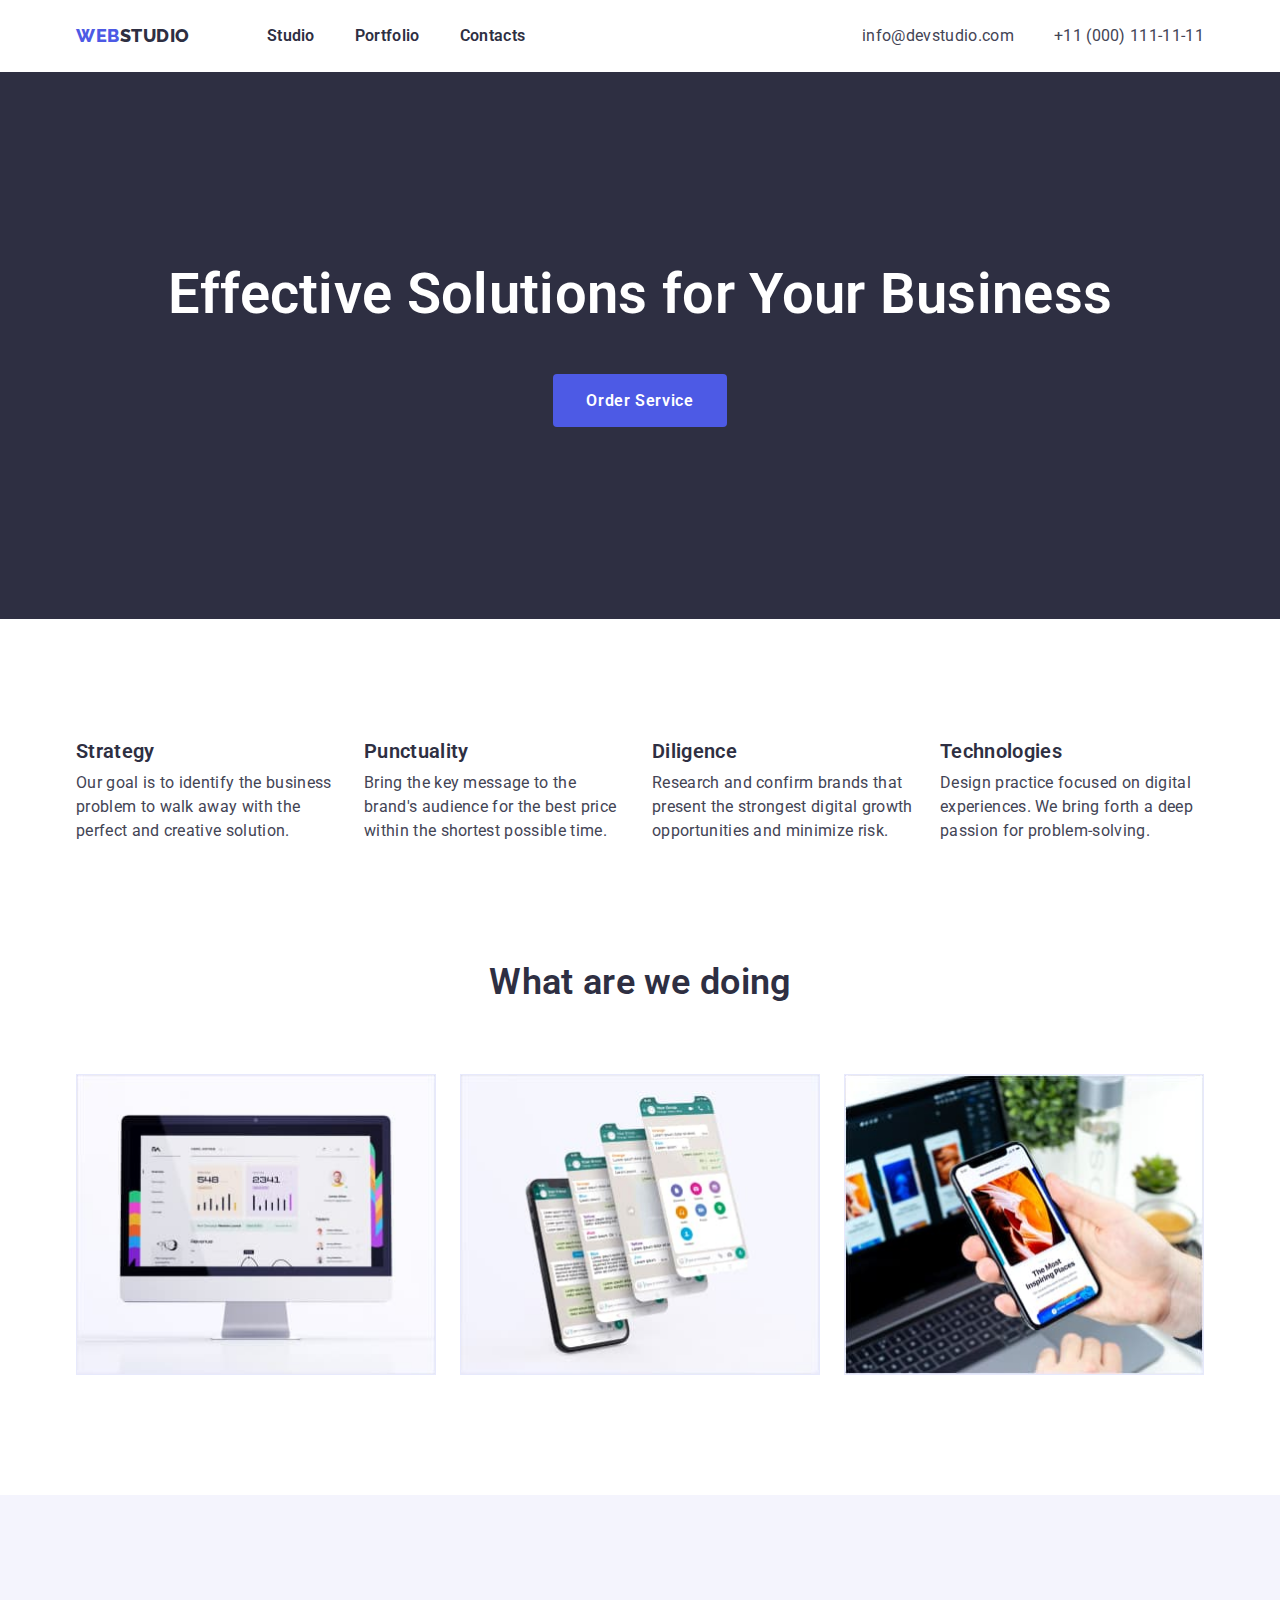
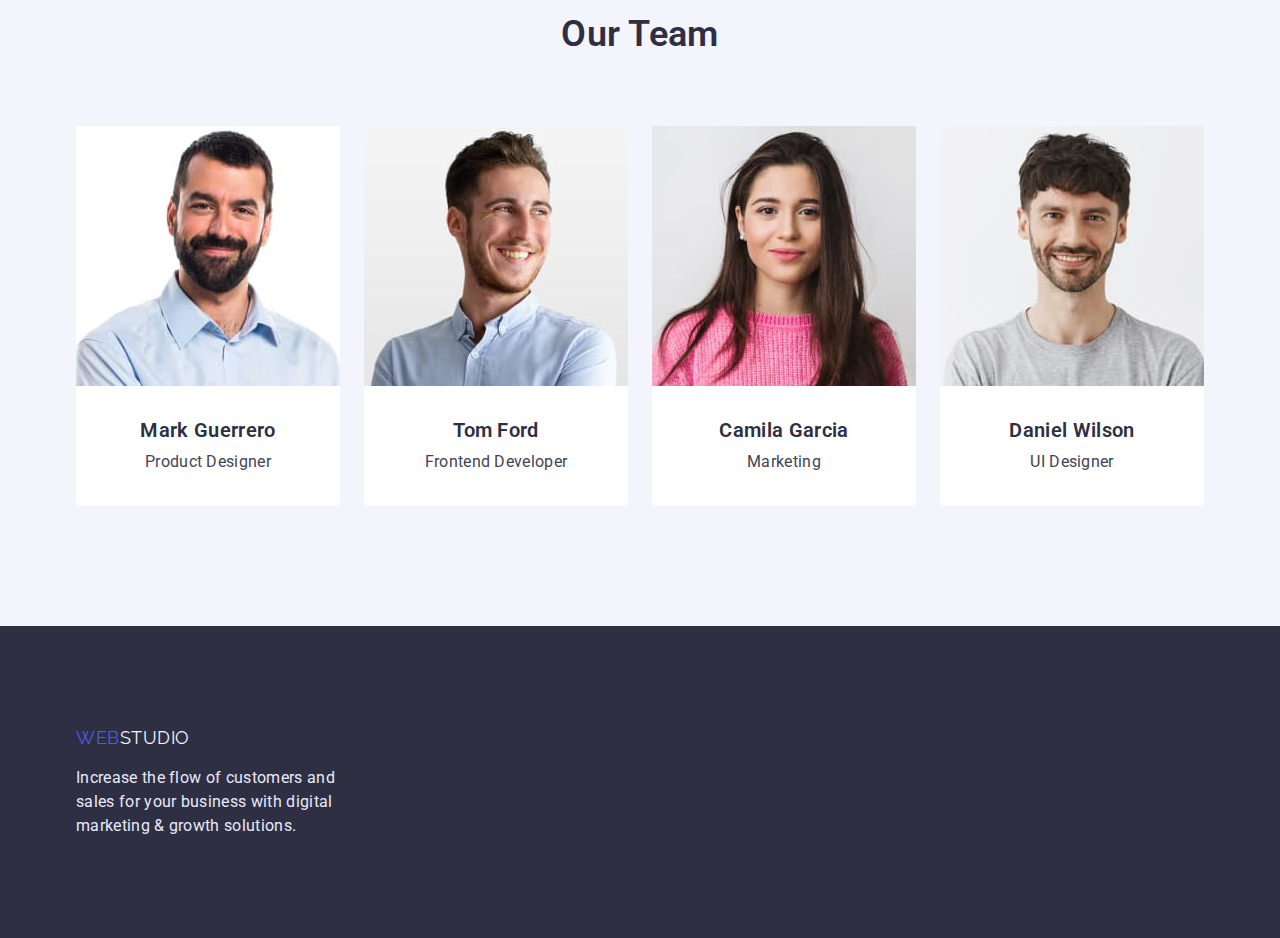
<file: index.html>
<!DOCTYPE html>
<html lang="en">
<head>
    <meta charset="UTF-8">
    <meta http-equiv="X-UA-Compatible" content="IE=edge">
    <meta name="viewport" content="width=device-width, initial-scale=1.0">
    <title>Document</title>
    <link rel="preconnect" href="https://fonts.googleapis.com">
    <link rel="preconnect" href="https://fonts.gstatic.com" crossorigin>
    <link href="https://fonts.googleapis.com/css2?family=Raleway:wght@800&family=Roboto:wght@400;700&display=swap" rel="stylesheet">
    <link rel="stylesheet" href="https://cdnjs.cloudflare.com/ajax/libs/modern-normalize/1.1.0/modern-normalize.min.css">
    <link rel="stylesheet" href="./css/styles.css">
</head>
<body>
    <!-- Header page -->
    <header class="page-header">
        <div class="container flex">
            <nav class="heder-nav flex">
                <a href="./index.html" class="logo"><span class="logo-accent">Web</span>Studio</a>
                <ul class="page-nav list flex">
                    <li class="page-item"><a href="./index.html">Studio</a></li>
                    <li class="page-item"><a href="./portfolio.html">Portfolio</a></li>
                    <li class="page-item"><a href="">Contacts</a></li>
                </ul>
            </nav>
            <ul class="contact list flex">
                <li class="contact-item"><a href="mailto:info@devstudio.com">info@devstudio.com</a></li>
                <li class="contact-item"><a href="tel:+11(000)111-11-11">+11 (000) 111-11-11</a></li>
            </ul>
        </div>
    </header>
    <main>
        <!-- Hero section -->
        <section class="hero">
            <h1 class="hero-title">Effective Solutions for Your Business</h1>
            <button type="button" class="hero-btn">Order Service</button>
        </section>
        <!-- Information -->
        <section class="section">
            <div class="container">
                <!-- Hidden title -->
                <h2 class="hidden">information</h2>
                <ul class="list flex">
                    <li class="info-item">
                        <h3 class="section-title">Strategy</h3>
                        <p class="text">Our goal is to identify the business problem to walk away with the perfect and creative
                            solution.</p>
                    </li>
                    <li class="info-item">
                        <h3 class="section-title">Punctuality</h3>
                        <p class="text">Bring the key message to the brand's audience for the best price within the shortest possible
                            time.</p>
                    </li>
                    <li class="info-item">
                        <h3 class="section-title">Diligence</h3>
                        <p class="text">Research and confirm brands that present the strongest digital growth opportunities and minimize
                            risk.</p>
                    </li>
                    <li class="info-item">
                        <h3 class="section-title">Technologies</h3>
                        <p class="text">Design practice focused on digital experiences. We bring forth a deep passion for
                            problem-solving.</p>
                    </li>
                </ul>
            </div>
        </section>
        <!--Work section-->
        <section class="work-section">
            <div class="container">
                <h2 class="main-section-title">What are we doing</h2>
                <ul class="list flex">
                    <li class="work-item"><img src="./images/img.jpg" alt="Monitor iMac" width="360" height="300"></li>
                    <li class="work-item"><img src="./images/img-1.jpg" alt="Smartphone with screens" width="360" height="300"></li>
                    <li class="work-item"><img src="./images/img-2.jpg" alt="Phone in hand" width="360" height="300"></li>
                </ul>
            </div>
        </section>
        <!-- Team section -->
        <section class="team section">
            <div class="container">
                <h2 class="main-section-title">Our Team</h2>
                <ul class="list flex">
                    <li class="team-item">
                        <img src="./images/img-3.jpg" alt="Mark Guerrero" width="264" height="260">
                        <div class="team-box">
                            <h3 class="section-title">Mark Guerrero</h3>
                            <p class="text">Product Designer</p>
                        </div>
                    </li>
                    <li class="team-item">
                        <img src="./images/img-4.jpg" alt="Tom Ford" width="264" height="260">
                        <div class="team-box">
                            <h3 class="section-title">Tom Ford</h3>
                            <p class="text">Frontend Developer</p>
                        </div>
                    </li>
                    <li class="team-item">
                        <img src="./images/img-5.jpg" alt="Camila Garcia" width="264" height="260">
                        <div class="team-box">
                            <h3 class="section-title">Camila Garcia</h3>
                            <p class="text">Marketing</p>
                        </div>
                    </li>
                    <li class="team-item">
                        <img src="./images/img-6.jpg" alt="Daniel Wilson" width="264" height="260">
                        <div class="team-box">
                            <h3 class="section-title">Daniel Wilson</h3>
                            <p class="text">UI Designer</p>
                        </div>
                    </li>
                </ul>
            </div>
        </section>
    </main>
    <footer class="footer footer-box">
        <div class="container">
            <!-- Footer -->
            <a href="./index.html" class="logo-footer"><span class="logo-accent">Web</span>Studio</a>
            <div class="text-conteiner">
                <p class="footer-text text">Increase the flow of customers and sales for your business with digital marketing & growth
                    solutions.
                </p>
            </div>
        </div>
    </footer>
</body>
</file>
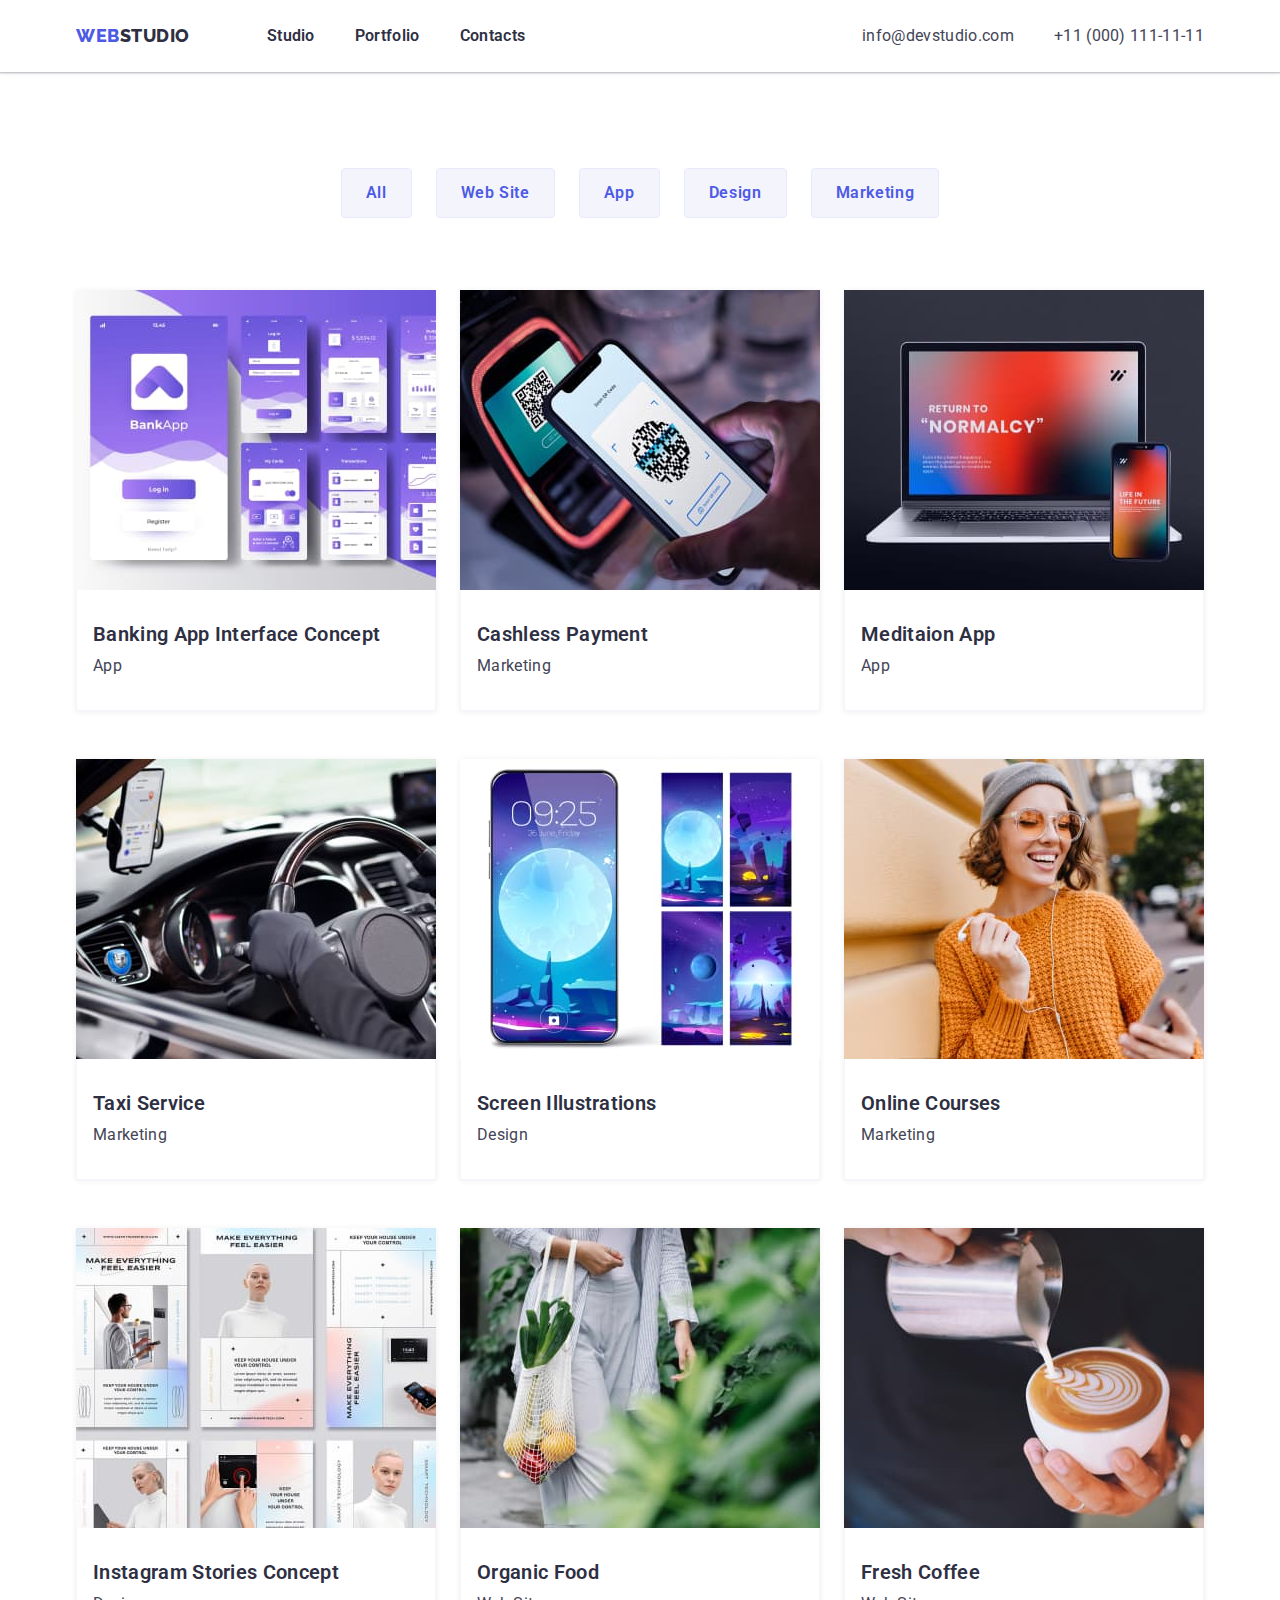
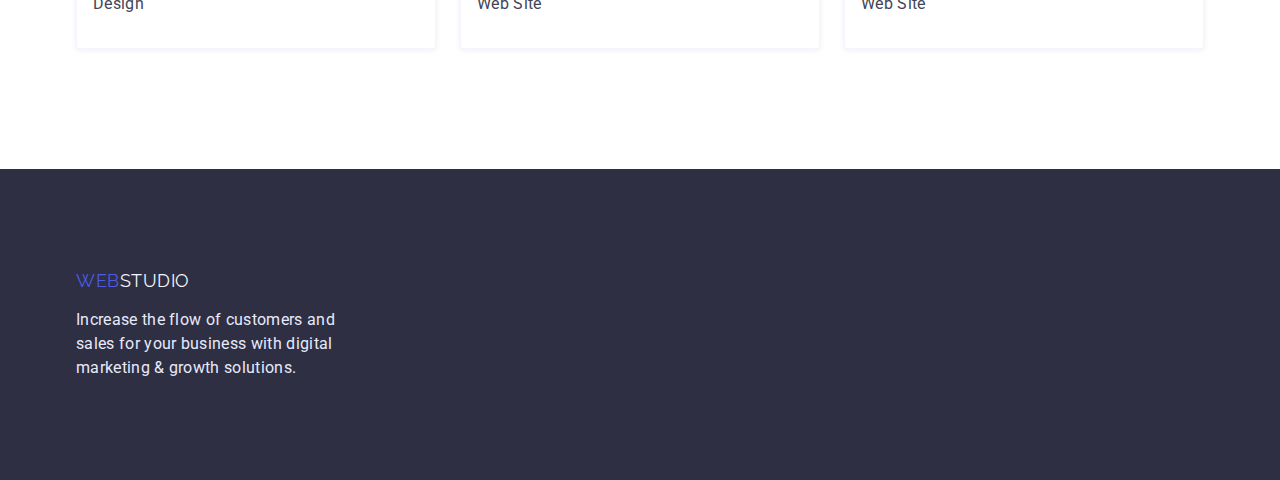
<file: portfolio.html>
<!DOCTYPE html>
<html lang="en">
<head>
    <meta charset="UTF-8">
    <meta http-equiv="X-UA-Compatible" content="IE=edge">
    <meta name="viewport" content="width=device-width, initial-scale=1.0">
    <title>Document</title>
    <link rel="preconnect" href="https://fonts.googleapis.com">
    <link rel="preconnect" href="https://fonts.gstatic.com" crossorigin>
    <link href="https://fonts.googleapis.com/css2?family=Raleway:wght@800&family=Roboto:wght@400;700&display=swap" rel="stylesheet">
    <link rel="stylesheet" href="https://cdnjs.cloudflare.com/ajax/libs/modern-normalize/1.1.0/modern-normalize.min.css">
    <link rel="stylesheet" href="./css/styles.css">
</head>
<body>
    <header class="page-header">
        <div class="container flex">
            <nav class="heder-nav flex">
                <a href="./index.html" class="logo"><span class="logo-accent">Web</span>Studio</a>
                <ul class="page-nav list flex">
                    <li class="page-item"><a href="./index.html">Studio</a></li>
                    <li class="page-item"><a href="./portfolio.html">Portfolio</a></li>
                    <li class="page-item"><a href="">Contacts</a></li>
                </ul>
            </nav>
            <ul class="contact list flex">
                <li class="contact-item"><a href="mailto:info@devstudio.com">info@devstudio.com</a></li>
                <li class="contact-item"><a href="tel:+11(000)111-11-11">+11 (000) 111-11-11</a></li>
            </ul>
        </div>
    </header>
    <main>
        <!-- Hidden title -->
        <section class="portfolio">
            <div class="container">
                <h1 class="hidden">portfolio</h1>
                <ul class="list flex filter">
                    <li class="filter-btn-item"><button type="button" class="filter-btn">All</button></li>
                    <li class="filter-btn-item"><button type="button" class="filter-btn">Web Site</button></li>
                    <li class="filter-btn-item"><button type="button" class="filter-btn">App</button></li>
                    <li class="filter-btn-item"><button type="button" class="filter-btn">Design</button></li>
                    <li class="filter-btn-item"><button type="button" class="filter-btn">Marketing</button></li>
                </ul>
                <ul class="list examples-list">
                    <li class="examples-item">
                        <a href="">
                            <img src="./images/img-7.jpg" alt="BankAdd" width="360" height="300">
                            <div class="examples-text-box">
                                <h2 class="section-title">Banking App Interface Concept</h2>
                                <p class="text">App</p>
                            </div>
                        </a>
                    </li>
                    <li class="examples-item">
                        <a href="">
                            <img src="./images/img-8.jpg" alt="iphone scan qr" width="360" height="300">
                            <div class="examples-text-box">
                                <h2 class="section-title">Cashless Payment</h2>
                                <p class="text">Marketing</p>
                            </div>
                        </a>
                    </li>
                    <li class="examples-item">
                        <a href="">
                            <img src="./images/img-9.jpg" alt="notebook and smartphone" width="360" height="300">
                            <div class="examples-text-box">
                                <h2 class="section-title">Meditaion App</h2>
                                <p class="text">App</p>
                            </div>
                        </a>
                    </li>
                    <li class="examples-item">
                        <a href="">
                            <img src="./images/img-10.jpg" alt="hand grab a helm" width="360" height="300">
                            <div class="examples-text-box">
                                <h2 class="section-title">Taxi Service</h2>
                                <p class="text">Marketing</p>
                            </div>
                        </a>
                    </li>
                    <li class="examples-item">
                        <a href="">
                            <img src="./images/img-11.jpg" alt="purple picture on the phone" width="360" height="300">
                            <div class="examples-text-box">
                                <h2 class="section-title">Screen Illustrations</h2>
                                <p class="text">Design</p>
                            </div>
                        </a>
                    </li>
                    <li class="examples-item">
                        <a href="">
                            <img src="./images/img-12.jpg" alt="the girl listens to music" width="360" height="300">
                            <div class="examples-text-box">
                                <h2 class="section-title">Online Courses</h2>
                                <p class="text">Marketing</p>
                            </div>
                        </a>
                    </li>
                    <li class="examples-item">
                        <a href="">
                            <img src="./images/img-13.jpg" alt="designer examples" width="360" height="300">
                            <div class="examples-text-box">
                                <h2 class="section-title">Instagram Stories Concept</h2>
                                <p class="text">Design</p>
                            </div>
                        </a>
                    </li>
                    <li class="examples-item">
                        <a href="">
                            <img src="./images/img-14.jpg" alt="a beg of fruit" width="360" height="300">
                            <div class="examples-text-box">
                                <h2 class="section-title">Organic Food</h2>
                                <p class="text">Web Site</p>
                            </div>
                        </a>
                    </li>
                    <li class="examples-item">
                        <a href="">
                            <img src="./images/img-15.jpg" alt="cappuccino" width="360" height="300">
                            <div class="examples-text-box">
                                <h2 class="section-title">Fresh Coffee</h2>
                                <p class="text">Web Site</p>
                            </div>
                        </a>
                    </li>
                </ul>
            </div>
        </section>

    </main>
    <footer class="footer footer-box">
        <div class="container">
            <!-- Footer -->
            <a href="./index.html" class="logo-footer"><span class="logo-accent">Web</span>Studio</a>
            <div class="text-conteiner">
                <p class="footer-text text">Increase the flow of customers and sales for your business with digital
                    marketing & growth
                    solutions.
                </p>
            </div>
        </div>
    </footer>
</body>
</html>
</file>
<file: css/styles.css>
:root {
    --primary-text-color: #434455;
    --title-text-color: #2E2F42;
    --accent-color-btn: #404BBF;
    --accent-color: #4D5AE5;
    --white-accent-color: #FFFFFF;
    --logo-footer-white: #F4F4FD;
    --footer-text: #E7E9FC;
}

body {
    background-color: var(--white-accent-color);
    color: var(--primary-text-color);

    font-family: 'Roboto', sans-serif;
    letter-spacing: 0.02em;
}

/* Utilita */

img {
    display: block;
    max-width: 100%;
    height: auto;
}

.flex {
 display: flex;
}

.list {
    list-style: none;
    margin: 0;
    padding: 0;
}

.hidden {
    position: absolute;
    white-space: nowrap;
    width: 1px;
    height: 1px;
    overflow: hidden;
    border: 0;
    padding: 0;
    clip: rect(0 0 0 0);
    clip-path: inset(50%);
    margin: -1px;
} 

.container {
    margin-left: auto;
    margin-right: auto;
    width: 1158px;
    padding-left: 15px;
    padding-right: 15px;
    /* outline: 2px solid tomato; */
}

.section {
    padding-top: 120px;
    padding-bottom: 120px;
}

/* logo */

.logo {
color: var(--title-text-color);

font-family: 'Raleway', sans-serif;
text-transform: uppercase;
text-decoration: none;
letter-spacing: 0.03em;
font-weight: 800;
font-size: 18px;
line-height: 1.3;
}

.logo-accent {
    color: var(--accent-color);
}

/* Header */

.heder-nav {
    align-items: center;
}

.page-header a {
    text-decoration: none;
}

.page-header {
    box-shadow: 0px 2px 1px rgba(46, 47, 66, 0.08), 0px 1px 1px rgba(46, 47, 66, 0.16), 0px 1px 6px rgba(46, 47, 66, 0.08);
}


.page-nav {
    margin-left: 77px;
}


.page-nav a {
    color: var(--title-text-color);

    font-weight: 600;
    font-size: 16px;
    line-height: 1.5;
}

.page-nav a:hover,
.page-nav a:focus {
    color: var(--accent-color);
}

.contact {
    margin-left: auto;
}

.contact a {
    color: var(--primary-text-color);

    font-weight: 400;
    font-size: 16px;
    line-height: 1.5;
}

.contact a:hover,
.contact a:focus {
    color: var(--accent-color);
}

.page-item {
    margin-left: 40px;
}

.page-item a {
    display: block;
    padding-top: 24px;
    padding-bottom: 24px;
}

.page-item:first-child {
    margin-left: 0;
}

.contact-item {
    margin-left: 40px;
}

.contact-item:first-child {
    margin-left: 0;
}

.contact-item a {
    display: block;
    padding-top: 24px;
    padding-bottom: 24px;
}

/* Main */

.section-title {
    color: var(--title-text-color);
    margin-top: 0;
    margin-bottom: 8px;

    font-weight: 600;
    font-size: 20px;
    line-height: 1.2;
}

.main-section-title {
    color: var(--title-text-color);
    margin-top: 0;
    margin-bottom: 72px;

    font-weight: 600;
    font-size: 36px;
    line-height: 1.1;
    text-align: center;
}

.text {
    color: var(--primary-text-color);
    margin: 0;

    font-size: 16px;
    line-height: 1.5;

}

/* Hero */

.hero {
    text-align: center;
    padding: 192px 0;
}

/* переробити коли появиться фон картинка */
.hero, .footer {
    background-color: var(--title-text-color);
}

.hero-title {
    color: var(--white-accent-color);
    margin-top: 0;
    margin-bottom: 48px;

    font-weight: 600;
    font-size: 56px;
    line-height: 1.1;
}
/* Hero button */
.hero-btn {
    background-color: var(--accent-color);
    color: var(--white-accent-color);

    font-family: 'Roboto', sans-serif;
    letter-spacing: 0.04em;
    cursor: pointer;
    font-weight: 600;
    font-size: 16px;
    line-height: 1.19;

    border-radius: 4px;
    padding: 16px 32px;
    border: 1px solid transparent;
}

.hero-btn:hover,
.hero-btn:focus {
    background-color: var(--accent-color-btn);
}

/* Information */

.info-item p {
    max-width: 264px;
}

.info-item {
    margin-left: 24px;
}

.info-item:first-child {
    margin-left: 0;
}

/* Work */


.work-item {
    margin-left: 24px;
    border: 1px solid var(--footer-text)
}

.work-item:first-child {
    margin-left: 0;
}

.work-section {
    padding-bottom: 120px;
}

/* Team section */
.team {
    background-color: var(--logo-footer-white);
}

.team-item {
    background-color: var(--white-accent-color);
    margin-left: 24px;
    border-radius: 0px 0px 4px 4px;
}

.team-item:first-child {
    margin-left: 0;
}

.team-box {
    padding-top: 32px;
    padding-bottom: 32px;
    text-align: center;
}

/* Footer */

.footer-box {
    padding-top: 100px;
    padding-bottom: 100px;
}


.logo-footer {
    color: var(--logo-footer-white);
    margin-bottom: 16px;
    display: block;
    font-family: 'Raleway', sans-serif;
    text-decoration: none;
    text-transform: uppercase;
    letter-spacing: 0.03em;
    font-size: 18px;
    line-height: 1.3;
}

.footer-text {
    color: var(--footer-text);

    font-size: 16px;
    line-height: 1.5;
}

.text-conteiner {
    max-width: 264px;
}

/* PORTFOLIO */

.portfolio {
    padding-top: 96px;
    padding-bottom: 120px;
}


.filter-btn {
    color: var(--accent-color);
    background-color: var(--logo-footer-white);
    border: 1px solid #E7E9FC;
    border-radius: 4px;
    padding: 12px 24px;
   

    font-family: 'Roboto', sans-serif;
    cursor: pointer;
    letter-spacing: 0.04em;
    font-weight: 600;
    font-size: 16px;
    line-height: 1.5;
}

.filter-btn-item {
    margin-left: 24px;
}

.filter-btn-item:first-child {
    margin-left: 0;
}

.filter-btn:hover,
.filter-btn:focus {
    color: var(--white-accent-color);
    background-color: var(--accent-color);
    border: 1px solid var(--accent-color);
}

.filter {
    justify-content: center;
    margin-bottom: 72px;
}



/* Exemples */

.examples-list {
    display: flex;
    flex-wrap: wrap;
    justify-content: center;
}

.examples-list a {
    text-decoration: none;
    
}


.examples-text-accent {
color: var(--logo-footer-white);
}

.examples-item {
    max-width: 360px; 
    margin-left: 24px;
    margin-bottom: 48px;
    box-shadow: 0px 1px 6px rgba(46, 47, 66, 0.08);
}

.examples-item:nth-child(3n + 1) {
    margin-left: 0;
}

.examples-item:nth-last-child(-n + 3) {
    margin-bottom: 0;
}

.examples-text-box {
    padding-left: 16px;
    padding-top: 32px;
    padding-bottom: 32px;
    border-left: 0.5px solid var(--logo-footer-white);
    border-bottom: 0.5px solid var(--logo-footer-white);
    border-right: 0.5px solid var(--logo-footer-white);;
}
</file>
